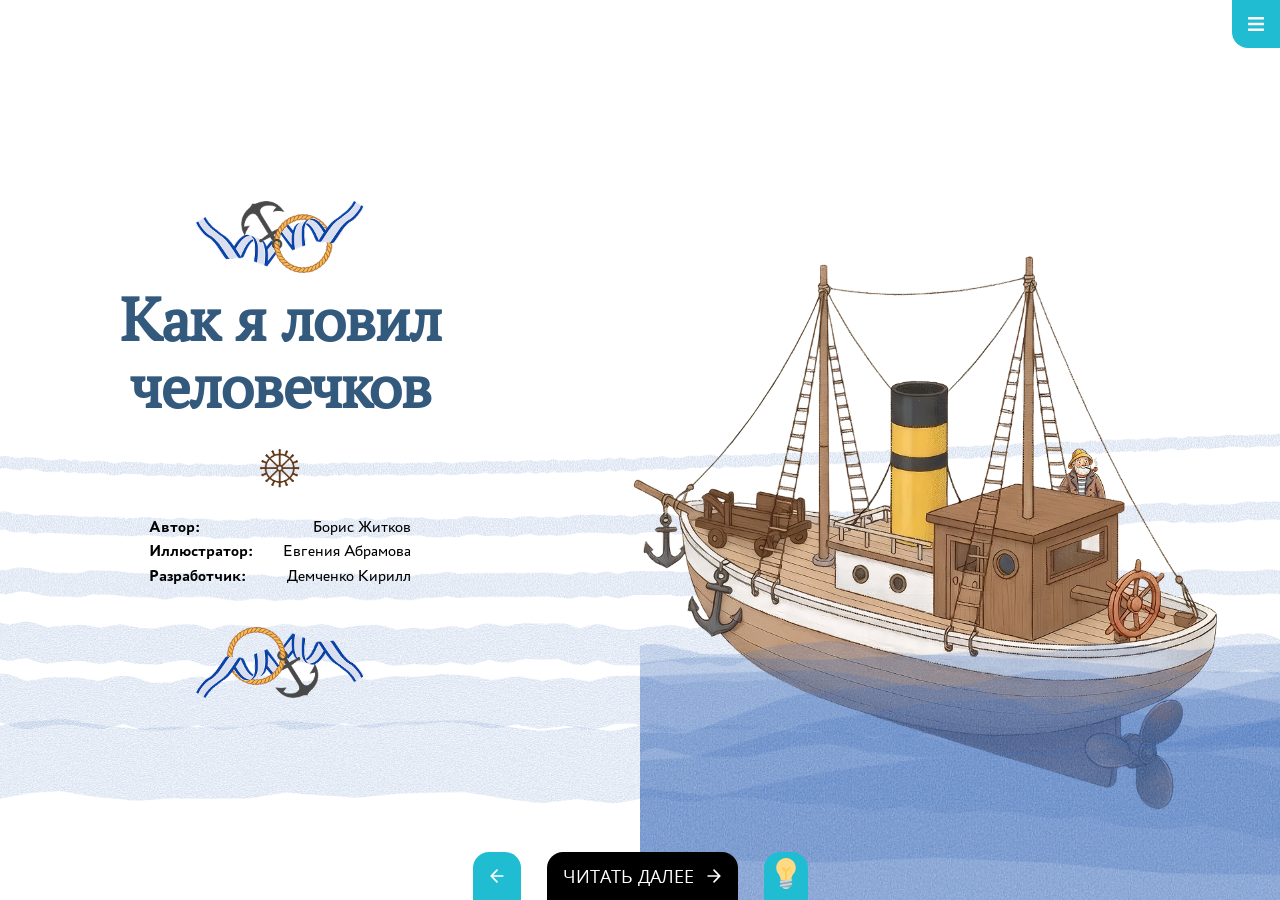
<file: index.html>
<!DOCTYPE html>
<html lang="ru-RU">
<head>
  <meta charset="UTF-8">
  <meta name="viewport" content="width=device-width, initial-scale=1.0">
  <title>Как я ловил человечков</title>
  
  <link rel="icon" type="image/png" href="./assets/img/icon.png">
  <link rel="stylesheet" href="./assets/main.css">
  <link rel="stylesheet" href="./assets/ui.css">
  <link rel="stylesheet" href="./assets/index.css">

  <script>
    window.addEventListener('load', function () {
      var loader = document.getElementById('loader');
      if (loader) loader.remove();
    });
  </script>
  <script src="./postMessageHandler.js"></script>
  <script src="./assets/ui.js"></script>
</head>
<body>

  <div id="loader">
    <div class="lds-ring"><div></div><div></div><div></div><div></div></div>
  </div>

<main class="index-page">
  <div id="canvas-scene">

    <!-- ВСЕ ВОЛНЫ И ФОН НА ВЕСЬ РАЗВОРОТ 1920x1080 -->
    <img class="abs bg-wave" src="./assets/img/page-index/BG wave.png" alt="Фон волн">
    <img class="abs wave wave1" src="./assets/img/page-index/wave 1.png" alt="Волна 1">
    <img class="abs wave wave2" src="./assets/img/page-index/wave 2.png" alt="Волна 2">
    <img class="abs wave wave3" src="./assets/img/page-index/wave 3.png" alt="Волна 3">
    <img class="abs wave wave4" src="./assets/img/page-index/wave 4.png" alt="Волна 4">
    <img class="abs wave wave5" src="./assets/img/page-index/wave 5.png" alt="Волна 5">
    <img class="abs wave wave6" src="./assets/img/page-index/wave 6.png" alt="Волна 6">

    <!-- Левая сторона (текст) -->
    <div class="side-container left-side">
      <div class="text-parent">
        <img class="abs decor-top" src="./assets/img/page-index/decor-top.png" alt="Декор верх">
        <h1>Как я ловил<br>человечков</h1>
        <img class="abs decor-helm" src="./assets/img/page-index/decor-helm.png" alt="Штурвал">
        
        <table class="credits">
          <tr>
            <td class="role">Автор:</td>
            <td>Борис Житков</td>
          </tr>
          <tr>
            <td class="role">Иллюстратор:</td>
            <td>Евгения Абрамова</td>
          </tr>
          <tr>
            <td class="role">Разработчик:</td>
            <td>Демченко Кирилл</td>
          </tr>
        </table>

        <img class="abs decor-bottom" src="./assets/img/page-index/decor-bottom.png" alt="Декор низ">
      </div>
    </div>

    <!-- Правая сторона (корабль и слой матросов внутри единого родителя) -->
    <div class="side-container right-side">
      <div class="abs ship-container">
        <img class="abs sailor crew-4" src="./assets/img/page-index/crew4.png" alt="4">
        <img class="abs sailor crew-5" src="./assets/img/page-index/crew5.png" alt="5">
        <img class="ship-img" src="./assets/img/page-index/ship.png" alt="Корабль">
      </div>

      <div class="sailors-layer">
        <img class="abs sailor crew-1" src="./assets/img/page-index/crew1.png" alt="1">
        <img class="abs sailor crew-2" src="./assets/img/page-index/crew2.png" alt="2">
        <img class="abs sailor crew-3" src="./assets/img/page-index/crew3.png" alt="3">
        <img class="abs sailor crew-6" src="./assets/img/page-index/crew6.png" alt="6">
        <img class="abs sailor crew-7" src="./assets/img/page-index/crew7.png" alt="7">
        <img class="abs sailor crew-8" src="./assets/img/page-index/crew8.png" alt="8">
        <img class="abs sailor crew-9" src="./assets/img/page-index/crew9.png" alt="9">
        <img class="abs sailor crew-10" src="./assets/img/page-index/crew10.png" alt="10">
      </div>
    </div>

  </div>
</main>
  <script src="./assets/index.js"></script>
</body>
</html>
</file>
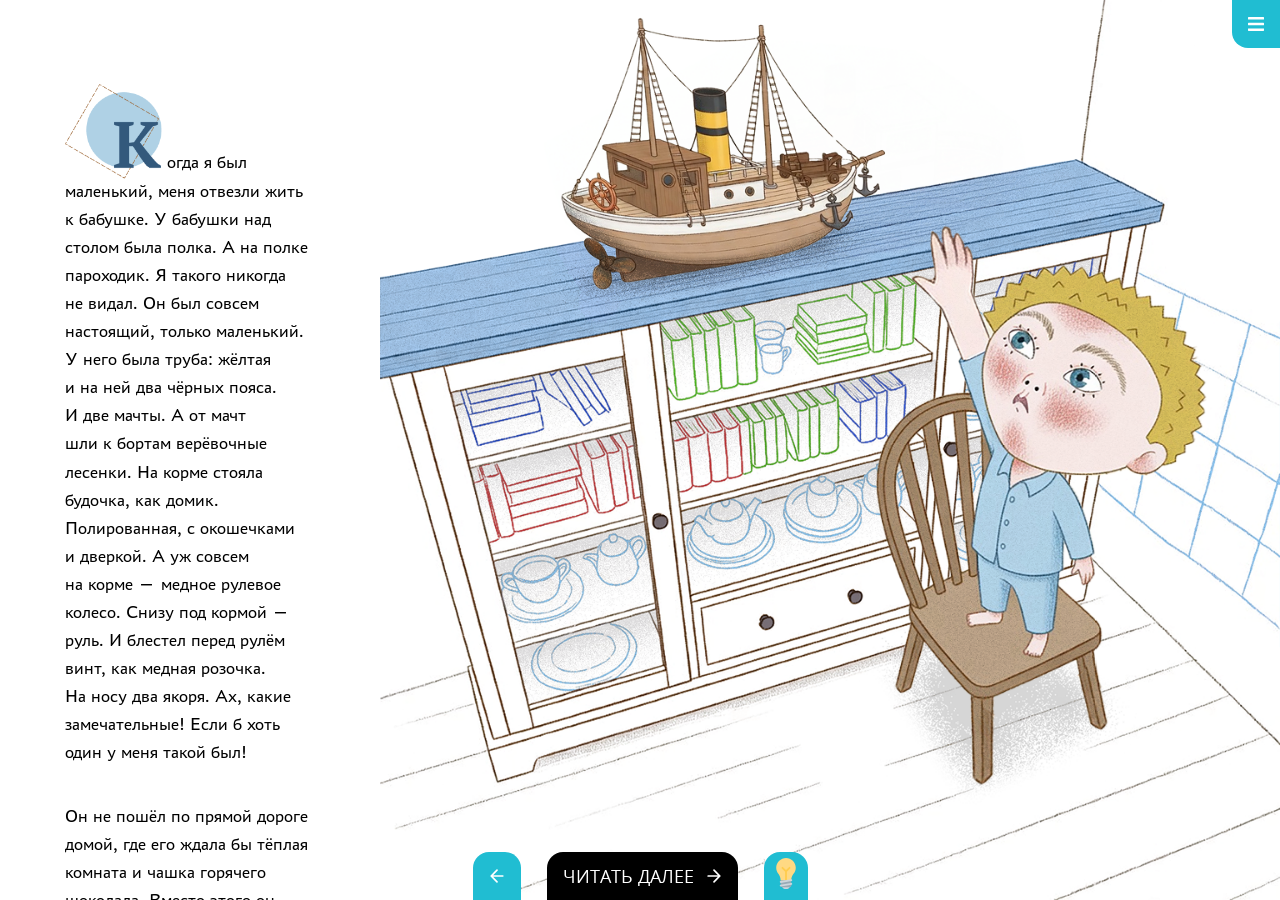
<file: 1.html>
<!DOCTYPE html>
<html lang="ru-RU">

<head>
  <meta charset="UTF-8">
  <meta name="viewport" content="width=device-width, initial-scale=1.0">
  <title>Как я ловил человечков — страница 1</title>
  <link rel="icon" type="image/png" href="./assets/img/icon.png">

  <!-- Стили: main.css (всё общее + адаптивность), 1.css (только сцена), ui.css (интерфейс ридера) -->
  <link rel="stylesheet" href="./assets/main.css">
  <link rel="stylesheet" href="./assets/1.css">
  <link rel="stylesheet" href="./assets/ui.css">

  <!-- Снять лоадер сразу после загрузки страницы -->
  <script>
    window.addEventListener('load', function () {
      var loader = document.getElementById('loader');
      if (loader) loader.remove();
    });
  </script>

  <!-- Yandex.Metrika counter -->
  <script type="text/javascript">
    (function (m, e, t, r, i, k, a) {
      m[i] = m[i] || function () { (m[i].a = m[i].a || []).push(arguments) };
      m[i].l = 1 * new Date();
      for (var j = 0; j < document.scripts.length; j++) { if (document.scripts[j].src === r) { return; } }
      k = e.createElement(t), a = e.getElementsByTagName(t)[0], k.async = 1, k.src = r, a.parentNode.insertBefore(k, a)
    })(window, document, 'script', 'https://mc.yandex.ru/metrika/tag.js?id=104276774', 'ym');
    ym(104276774, 'init', { ssr: true, webvisor: true, clickmap: true, ecommerce: "dataLayer", accurateTrackBounce: true, trackLinks: true });
  </script>
  <!-- /Yandex.Metrika counter -->

  <script src="./postMessageHandler.js"></script>
  <script src="./assets/ui.js"></script>
</head>

<body>

  <!-- Прелоадер -->
  <div id="loader">
    <div class="lds-ring">
      <div></div>
      <div></div>
      <div></div>
      <div></div>
    </div>
  </div>

  <main>

    <!-- ================================================================
         ТЕКСТ СТРАНИЦЫ — единственное место, куда переносится текст.
         Один <p> = один абзац. Заголовок — <h1>. Подзаголовок —
         <div class="content-item"><h3>…</h3></div>. Дублировать для
         мобильных НЕ нужно: раскладка перестраивается в main.css.
         ================================================================ -->
    <section id="content">
      <div id="textbox">
        <p>
          <img class="dropcap" src="./assets/img/page-1/LetterK.png" alt="К">огда я был маленький, меня отвезли жить к бабушке. У бабушки над столом была полка. А на полке пароходик.
          Я такого никогда не видал. Он был совсем настоящий, только маленький. У него была труба: жёлтая и на ней
          два чёрных пояса. И две мачты. А от мачт шли к бортам верёвочные лесенки. На корме стояла будочка, как домик.
          Полированная, с окошечками и дверкой. А уж совсем на корме — медное рулевое колесо. Снизу под кормой — руль.
          И блестел перед рулём винт, как медная розочка. На носу два якоря. Ах, какие замечательные! Если б хоть один
          у меня такой был!
        </p>
        <p>
          Он не пошёл по прямой дороге домой, где его ждала бы тёплая комната и чашка горячего шоколада. Вместо этого он
          направился в сторону озера. Сегодня была пятница, а по пятницам у него была своя, особенная традиция —
          прогулка к дедушке Дастану, который в это время всегда сидел на берегу, подставляя лицо зимнему ветру и глядя
          на бесконечную водную гладь.
        </p>
        <p>
          Я сразу запросил у бабушки, чтоб поиграть пароходиком. Бабушка мне всё позволяла. А тут вдруг нахмурилась:
        </p>
        <p>
          — Вот это уж не проси. Не то играть — трогать не смей. Никогда! Это для меня дорогая память.
        </p>
        <p>
          Я видел, что, если и заплакать, – не поможет.
        </p>
        <p>
          А пароходик важно стоял на полке на лакированных подставках. Я глаз от него не мог оторвать. А бабушка:
        </p>
        <p>
          — Дай честное слово, что не прикоснёшься. А то лучше спрячу‑ка от греха. — И пошла к полке.
        </p>
        <p>
          Я чуть не заплакал и крикнул всем голосом:
        </p>
        <p>
          — Честное-расчестное, бабушка. — И схватил бабушку за юбку. Бабушка не убрала пароходика.
        </p>
        <img id="undertext" src="./assets/img/page-1/UnderTextImage.png" alt="">
      </div>
    </section>

    <!-- ================================================================
         СЦЕНА — сюда помещаются слои-изображения.
         Каждый слой: <img class="scene__img" id="имя" src="..." alt="">.
         Позиции и размеры (в % от #scene, по макету Figma) — в 1.css,
         анимацию/интерактив — в page1.js.
         #overflow-wrapper не даёт слоям вылезать за границы сцены
         при анимациях; если ничего не вылезает — можно удалить.
         ================================================================ -->
    <div id="scene">
      <div id="overflow-wrapper">
        <img class="scene__img" id="Table" src="./assets/img/page-1/0-back 1.png" alt="Полка с корабликом">
        <img class="scene__img" id="Boy" src="./assets/img/page-1/0-boy 1.png" alt="Мальчик">
      </div>
    </div>

  </main>

  <!-- Логика сцены страницы 1 -->
  <script src="./assets/page1.js"></script>

  <noscript>
    <div><img src="https://mc.yandex.ru/watch/104276774" style="position:absolute; left:-9999px;" alt=""></div>
  </noscript>
</body>

</html>
</file>
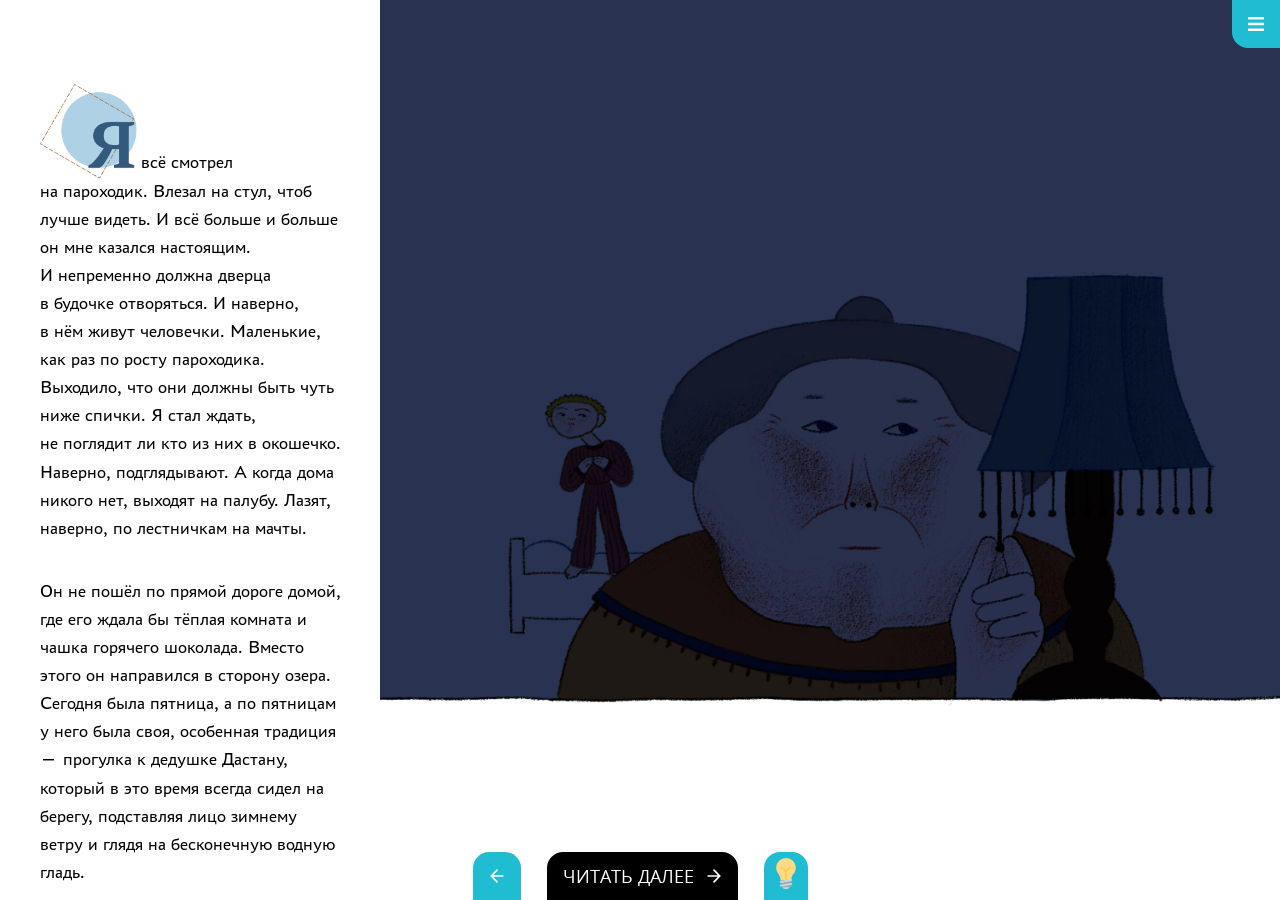
<file: 2.html>
<!DOCTYPE html>
<html lang="ru-RU">

<head>
  <meta charset="UTF-8">
  <meta name="viewport" content="width=device-width, initial-scale=1.0">
  <title>Как я ловил человечков — страница 2</title>
  <link rel="icon" type="image/png" href="./assets/img/icon.png">

  <!-- Стили: main.css (всё общее + адаптивность), 1.css (только сцена), ui.css (интерфейс ридера) -->
  <link rel="stylesheet" href="./assets/main.css">
  <link rel="stylesheet" href="./assets/2.css">
  <link rel="stylesheet" href="./assets/ui.css">

  <!-- Снять лоадер сразу после загрузки страницы -->
  <script>
    window.addEventListener('load', function () {
      var loader = document.getElementById('loader');
      if (loader) loader.remove();
    });
  </script>

  <!-- Yandex.Metrika counter -->
  <script type="text/javascript">
    (function (m, e, t, r, i, k, a) {
      m[i] = m[i] || function () { (m[i].a = m[i].a || []).push(arguments) };
      m[i].l = 1 * new Date();
      for (var j = 0; j < document.scripts.length; j++) { if (document.scripts[j].src === r) { return; } }
      k = e.createElement(t), a = e.getElementsByTagName(t)[0], k.async = 1, k.src = r, a.parentNode.insertBefore(k, a)
    })(window, document, 'script', 'https://mc.yandex.ru/metrika/tag.js?id=104276774', 'ym');
    ym(104276774, 'init', { ssr: true, webvisor: true, clickmap: true, ecommerce: "dataLayer", accurateTrackBounce: true, trackLinks: true });
  </script>
  <!-- /Yandex.Metrika counter -->

  <script src="./postMessageHandler.js"></script>
  <script src="./assets/ui.js"></script>
</head>

<body>

  <!-- Прелоадер -->
  <div id="loader">
    <div class="lds-ring">
      <div></div>
      <div></div>
      <div></div>
      <div></div>
    </div>
  </div>

  <main>

    <!-- ================================================================
         ТЕКСТ СТРАНИЦЫ — единственное место, куда переносится текст.
         Один <p> = один абзац. Заголовок — <h1>. Подзаголовок —
         <div class="content-item"><h3>…</h3></div>. Дублировать для
         мобильных НЕ нужно: раскладка перестраивается в main.css.
         ================================================================ -->
    <section id="content">
      <div id="textbox">
        <p>
          <img class="dropcap" src="./assets/img/page-2/LetterR.png" alt="Я">всё смотрел на пароходик. Влезал на стул, чтоб лучше видеть. И всё больше и больше он мне казался настоящим. И непременно должна дверца в будочке отворяться. И наверно, в нём живут человечки. Маленькие, как раз по росту пароходика. Выходило, что они должны быть чуть ниже спички. Я стал ждать, не поглядит ли кто из них в окошечко. Наверно, подглядывают. А когда дома никого нет, выходят на палубу. Лазят, наверно, по лестничкам на мачты.
        </p>
        <p>
          Он не пошёл по прямой дороге домой, где его ждала бы тёплая комната и чашка горячего шоколада. Вместо этого он
          направился в сторону озера. Сегодня была пятница, а по пятницам у него была своя, особенная традиция —
          прогулка к дедушке Дастану, который в это время всегда сидел на берегу, подставляя лицо зимнему ветру и глядя
          на бесконечную водную гладь.
        </p>
        <p>
          А чуть шум — как мыши: юрк в каюту. Вниз — и притаятся. Я долго глядел, когда был в комнате один. Никто не выглянул. Я спрятался за дверь и глядел в щёлку. А они хитрые, человечки проклятые, знают, что я подглядываю. Ага! Они ночью работают, когда никто их спугнуть не может. Хитрые.
        </p>
        <p>
          — Вот это уж не проси. Не то играть — трогать не смей. Никогда! Это для меня дорогая память.
        </p>
        <p>
          Я стал быстро-быстро глотать чай. И запросился спать.
        </p>
        <p>
          Бабушка говорит:
        </p>
        <p>
          — Что это? То тебя силком в кровать не загонишь, а тут этакую рань и спать просишься.
        </p>
        <p>
          И вот, когда улеглись, бабушка погасила свет. И не видно пароходика. Я ворочался нарочно, так что кровать скрипела.
        </p>
        <p>
          Бабушка:
        </p>
        <p>
          — Чего ты всё ворочаешься?
        </p>
        <p>
          — А я без света спать боюсь. Дома всегда ночник зажигают.
        </p>
        <p>
          — Это я наврал: дома ночью темно наглухо.
        </p>
        <p>
          Бабушка ругалась, однако встала. Долго ковырялась и устроила ночник. Он плохо горел. Но всё же было видно, как блестел пароходик на полке.
        </p>
        <p>
          Я закрылся одеялом с головой, сделал себе домик и маленькую дырочку. И из дырочки глядел не шевелясь. Скоро я так присмотрелся, что на пароходике мне всё стало отлично видно. Я долго глядел. В комнате было совсем тихо. Только часы тикали. Вдруг что‑то тихонько зашуршало. Я насторожился — шорох этот на пароходике. И вот будто дверка приоткрылась. У меня дыхание спёрло. Я чуть двинулся вперёд. Проклятая кровать скрипнула. Я спугнул человечка!
        </p>
        <p>
          Теперь уж нечего было ждать, и я заснул. Я с горя заснул.
        </p>
        <img id="undertext" src="./assets/img/page-1/UnderTextImage.png" alt="">
      </div>
    </section>

    <!-- ================================================================
         СЦЕНА — сюда помещаются слои-изображения.
         Каждый слой: <img class="scene__img" id="имя" src="..." alt="">.
         Позиции и размеры (в % от #scene, по макету Figma) — в 1.css,
         анимацию/интерактив — в page1.js.
         #overflow-wrapper не даёт слоям вылезать за границы сцены
         при анимациях; если ничего не вылезает — можно удалить.
         ================================================================ -->
    <div id="scene">
      <div id="overflow-wrapper">
        <img class="scene__img" id="lampoff" src="./assets/img/page-2/lampoff.jpg" alt="Темная комната">
        <img class="scene__img" id="lampon" src="./assets/img/page-2/lampon.jpg" alt="Светлая комната">
        <!-- Невидимая интерактивная область над лампой и цепочкой выключателя -->
        <div id="lamp-trigger" role="button" aria-label="Включить свет" tabindex="0"></div>
      </div>
    </div>

  </main>

  <!-- Логика сцены страницы 1 -->
  <script src="./assets/page2.js"></script>

  <noscript>
    <div><img src="https://mc.yandex.ru/watch/104276774" style="position:absolute; left:-9999px;" alt=""></div>
  </noscript>
</body>

</html>
</file>
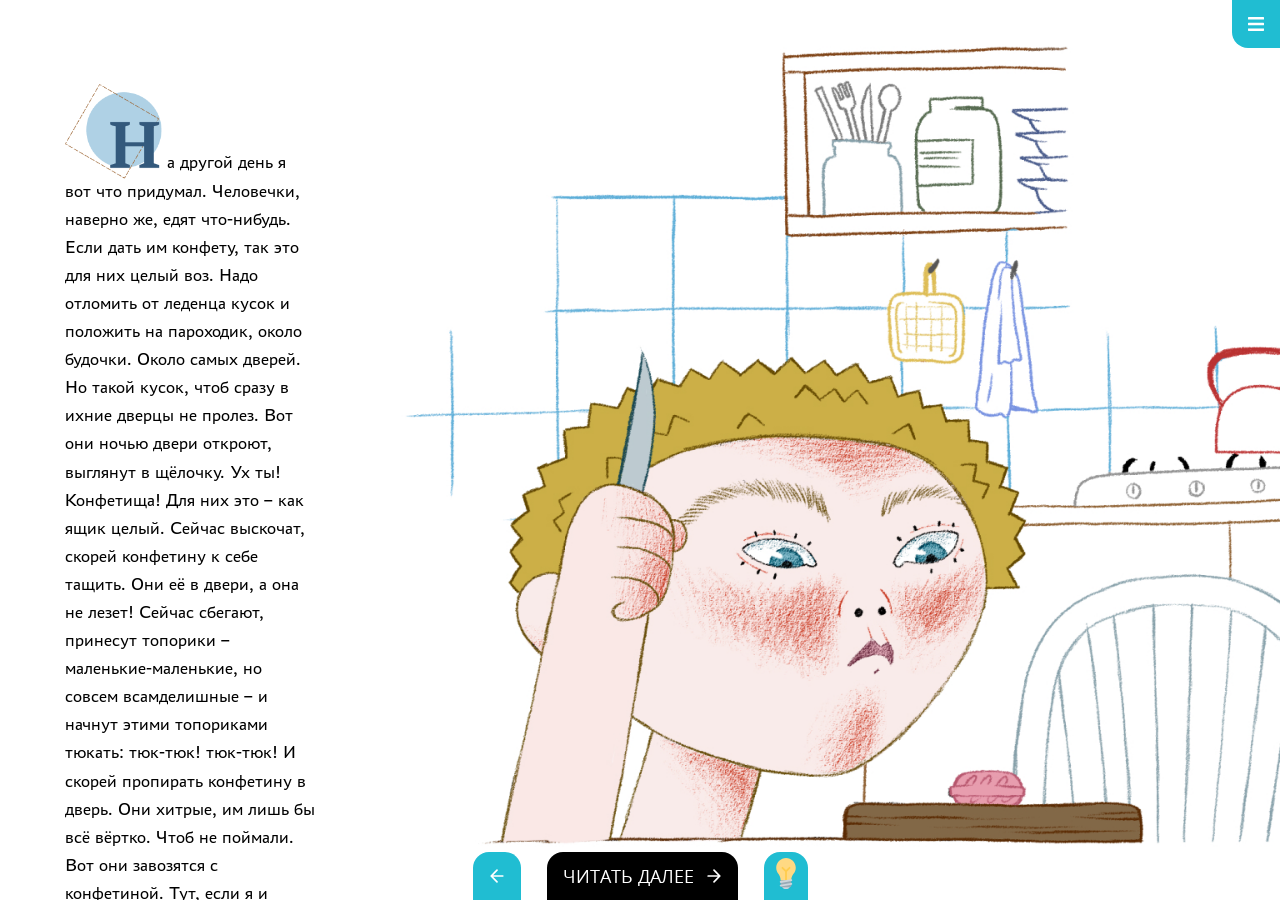
<file: 3.html>
<!DOCTYPE html>
<html lang="ru-RU">

<head>
  <meta charset="UTF-8">
  <meta name="viewport" content="width=device-width, initial-scale=1.0">
  <title>Как я ловил человечков — страница 3</title>
  <link rel="icon" type="image/png" href="./assets/img/icon.png">

  <!-- Стили: main.css (всё общее + адаптивность), 1.css (только сцена), ui.css (интерфейс ридера) -->
  <link rel="stylesheet" href="./assets/main.css">
  <link rel="stylesheet" href="./assets/3.css">
  <link rel="stylesheet" href="./assets/ui.css">

  <!-- Снять лоадер сразу после загрузки страницы -->
  <script>
    window.addEventListener('load', function () {
      var loader = document.getElementById('loader');
      if (loader) loader.remove();
    });
  </script>

  <!-- Yandex.Metrika counter -->
  <script type="text/javascript">
    (function (m, e, t, r, i, k, a) {
      m[i] = m[i] || function () { (m[i].a = m[i].a || []).push(arguments) };
      m[i].l = 1 * new Date();
      for (var j = 0; j < document.scripts.length; j++) { if (document.scripts[j].src === r) { return; } }
      k = e.createElement(t), a = e.getElementsByTagName(t)[0], k.async = 1, k.src = r, a.parentNode.insertBefore(k, a)
    })(window, document, 'script', 'https://mc.yandex.ru/metrika/tag.js?id=104276774', 'ym');
    ym(104276774, 'init', { ssr: true, webvisor: true, clickmap: true, ecommerce: "dataLayer", accurateTrackBounce: true, trackLinks: true });
  </script>
  <!-- /Yandex.Metrika counter -->

  <script src="./postMessageHandler.js"></script>
  <script src="./assets/ui.js"></script>
</head>

<body>

  <!-- Прелоадер -->
  <div id="loader">
    <div class="lds-ring">
      <div></div>
      <div></div>
      <div></div>
      <div></div>
    </div>
  </div>

  <main>

    <!-- ================================================================
         ТЕКСТ СТРАНИЦЫ — единственное место, куда переносится текст.
         Один <p> = один абзац. Заголовок — <h1>. Подзаголовок —
         <div class="content-item"><h3>…</h3></div>. Дублировать для
         мобильных НЕ нужно: раскладка перестраивается в main.css.
         ================================================================ -->
    <section id="content">
      <div id="textbox">
        <p>
          <img class="dropcap" src="./assets/img/page-3/LetterH.png" alt="Н">а другой день я вот что придумал.
          Человечки, наверно же, едят что-нибудь. Если дать им конфету, так это для них целый воз. Надо отломить от
          леденца кусок и положить на пароходик, около будочки. Около самых дверей. Но такой кусок, чтоб сразу в ихние
          дверцы не пролез. Вот они ночью двери откроют, выглянут в щёлочку. Ух ты! Конфетища! Для них это – как ящик
          целый. Сейчас выскочат, скорей конфетину к себе тащить. Они её в двери, а она не лезет! Сейчас сбегают,
          принесут топорики – маленькие-маленькие, но совсем всамделишные – и начнут этими топориками тюкать: тюк-тюк!
          тюк-тюк! И скорей пропирать конфетину в дверь. Они хитрые, им лишь бы всё вёртко. Чтоб не поймали. Вот они
          завозятся с конфетиной. Тут, если я и скрипну, всё равно им не поспеть: конфетина в дверях застрянет – ни
          туда, ни сюда. Пусть убегут, а всё равно видно будет, как они конфетину тащили. А может быть, кто-нибудь с
          перепугу топорик упустит. Где уж им будет подбирать! И я найду на пароходике на палубе малюсенький настоящий
          топорик, остренький-преостренький.
        </p>
        <p>
          И вот я тайком от бабушки отрубил от леденца кусок, как раз какой хотел. Выждал минуту, пока бабушка в кухне
          возилась, раз-два – на стол ногами и положил леденец у самой дверки на пароходике. Ихних полшага от двери до
          леденца. Слез со стола, рукавом затёр, что ногами наследил. Бабушка ничего не заметила.
        </p>
        <p>
          Днём я тайком взглядывал на пароходик. Повела бабушка меня гулять. Я боялся, что за это время человечки утянут
          леденец и я их не поймаю. Я дорогой нюнил нарочно, что мне холодно, и вернулись мы скоро. Я глянул первым
          делом на пароходик! Леденец как был – на месте. Ну да! Дураки они днём браться за такое дело! </p>
        <p>
          Ночью, когда бабушка заснула, я устроился в домике из одеяла и стал глядеть. На этот раз ночник горел
          замечательно, и леденец блестел, как льдинка на солнце, острым огоньком. Я глядел, глядел на этот огонёк и
          заснул, как назло! Человечки меня перехитрили. Я утром глянул – леденца не было, а встал я раньше всех, в
          одной рубашке бегал глядеть. Потом со стула глядел – топорика, конечно, не было. Да чего же им было бросать:
          работали не спеша, без помехи и даже крошечки ни одной нигде не валялось – всё подобрали. </p>
        <p>
          Другой раз я положил хлеб. Я ночью даже слышал какую-то возню. Проклятый ночник еле коптил, я ничего не мог
          рассмотреть. Но наутро хлеба не было. </p>
        <p>
          Чуть только крошек осталось. Ну понятно, им хлеба-то не особенно жалко, не конфеты: там каждая крошка для них
          леденец. </p>
        <p>
          Я решил, что у них в пароходике с обеих сторон идут лавки. Во всю длину. И они днём там сидят рядком и
          тихонько шепчутся. Про свои дела. А ночью, когда все-все заснут, тут у них работа. </p>

        <img id="undertext" src="./assets/img/page-1/UnderTextImage.png" alt="">
      </div>
    </section>

    <!-- ================================================================
         СЦЕНА — сюда помещаются слои-изображения.
         Каждый слой: <img class="scene__img" id="имя" src="..." alt="">.
         Позиции и размеры (в % от #scene, по макету Figma) — в 1.css,
         анимацию/интерактив — в page1.js.
         #overflow-wrapper не даёт слоям вылезать за границы сцены
         при анимациях; если ничего не вылезает — можно удалить.
         ================================================================ -->
<div id="scene">
      <div id="overflow-wrapper">
        <img class="scene__img anim-step active" id="img31" src="./assets/img/page-3/31.jpg" alt="Шаг 1">
        <img class="scene__img anim-step" id="img32" src="./assets/img/page-3/32.jpg" alt="Шаг 2">
        <img class="scene__img anim-step" id="img33" src="./assets/img/page-3/33.jpg" alt="Шаг 3">
      </div>
    </div>
  </main>

  <!-- Логика сцены страницы 3 -->
  <script src="./assets/page3.js"></script>

  <noscript>
    <div><img src="https://mc.yandex.ru/watch/104276774" style="position:absolute; left:-9999px;" alt=""></div>
  </noscript>
</body>

</html>
</file>
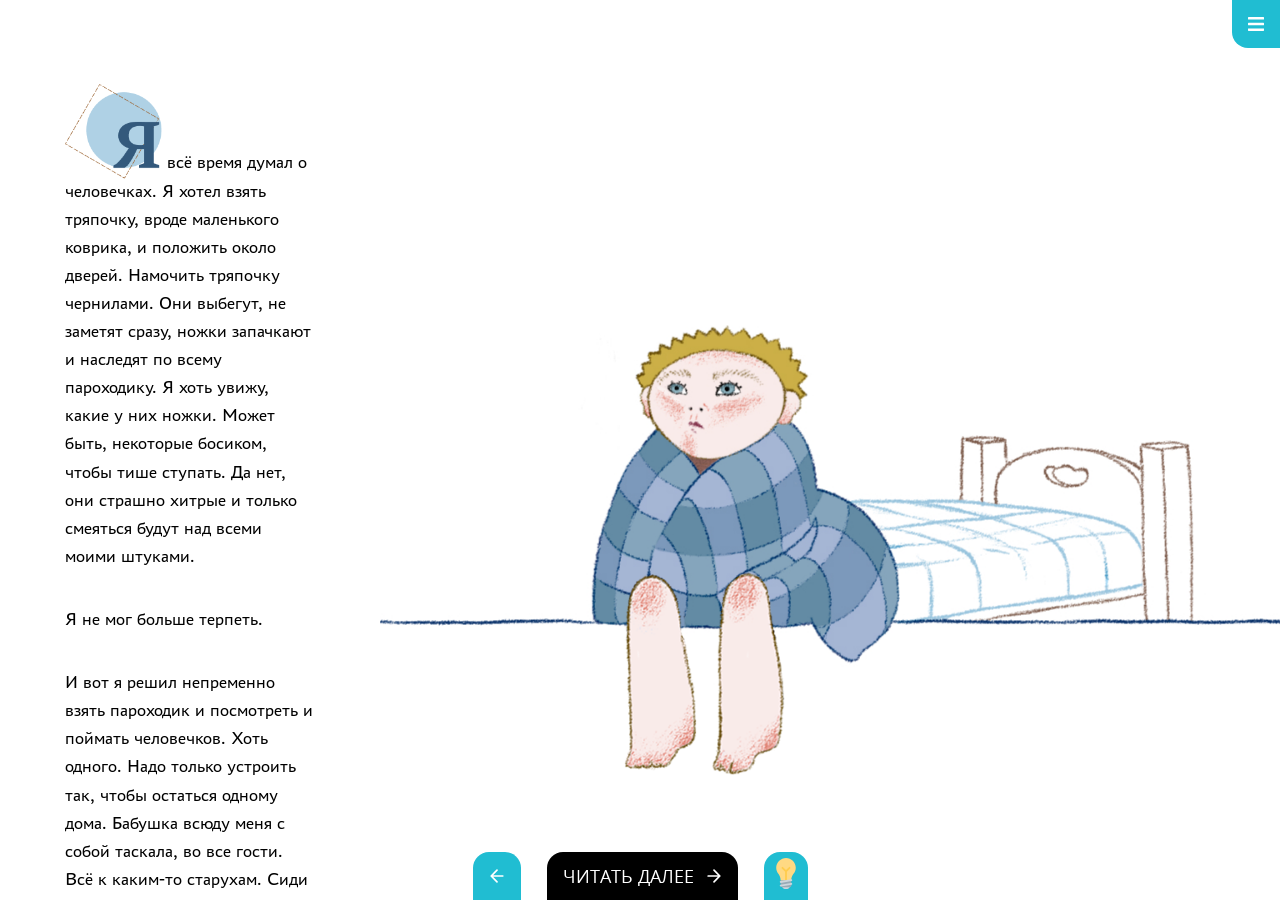
<file: 4.html>
<!DOCTYPE html>
<html lang="ru-RU">

<head>
  <meta charset="UTF-8">
  <meta name="viewport" content="width=device-width, initial-scale=1.0">
  <title>Как я ловил человечков — страница 4</title>
  <link rel="icon" type="image/png" href="./assets/img/icon.png">

  <!-- Стили: main.css (всё общее + адаптивность), 1.css (только сцена), ui.css (интерфейс ридера) -->
  <link rel="stylesheet" href="./assets/main.css">
  <link rel="stylesheet" href="./assets/4.css">
  <link rel="stylesheet" href="./assets/ui.css">

  <!-- Снять лоадер сразу после загрузки страницы -->
  <script>
    window.addEventListener('load', function () {
      var loader = document.getElementById('loader');
      if (loader) loader.remove();
    });
  </script>

  <!-- Yandex.Metrika counter -->
  <script type="text/javascript">
    (function (m, e, t, r, i, k, a) {
      m[i] = m[i] || function () { (m[i].a = m[i].a || []).push(arguments) };
      m[i].l = 1 * new Date();
      for (var j = 0; j < document.scripts.length; j++) { if (document.scripts[j].src === r) { return; } }
      k = e.createElement(t), a = e.getElementsByTagName(t)[0], k.async = 1, k.src = r, a.parentNode.insertBefore(k, a)
    })(window, document, 'script', 'https://mc.yandex.ru/metrika/tag.js?id=104276774', 'ym');
    ym(104276774, 'init', { ssr: true, webvisor: true, clickmap: true, ecommerce: "dataLayer", accurateTrackBounce: true, trackLinks: true });
  </script>
  <!-- /Yandex.Metrika counter -->

  <script src="./postMessageHandler.js"></script>
  <script src="./assets/ui.js"></script>
</head>

<body>

  <!-- Прелоадер -->
  <div id="loader">
    <div class="lds-ring">
      <div></div>
      <div></div>
      <div></div>
      <div></div>
    </div>
  </div>

  <main>

    <!-- ================================================================
         ТЕКСТ СТРАНИЦЫ — единственное место, куда переносится текст.
         Один <p> = один абзац. Заголовок — <h1>. Подзаголовок —
         <div class="content-item"><h3>…</h3></div>. Дублировать для
         мобильных НЕ нужно: раскладка перестраивается в main.css.
         ================================================================ -->
    <section id="content">
      <div id="textbox">
        <p>
          <img class="dropcap" src="./assets/img/page-4/LetterR.png" alt="Я">всё время думал о человечках. Я хотел
          взять тряпочку, вроде маленького коврика, и положить около дверей. Намочить тряпочку чернилами. Они выбегут,
          не заметят сразу, ножки запачкают и наследят по всему пароходику. Я хоть увижу, какие у них ножки. Может быть,
          некоторые босиком, чтобы тише ступать. Да нет, они страшно хитрые и только смеяться будут над всеми моими
          штуками.
        </p>
        <p>
          Я не мог больше терпеть.
        </p>
        <p>
          И вот я решил непременно взять пароходик и посмотреть и поймать человечков. Хоть одного. Надо только устроить
          так, чтобы остаться одному дома. Бабушка всюду меня с собой таскала, во все гости. Всё к каким-то старухам.
          Сиди – и ничего нельзя трогать. Можно только кошку гладить. И шушукает бабушка с ними полдня.</p>
        <p>
          Вот я вижу – бабушка собирается: стала собирать печенье в коробочку для этих старух – чай там пить. Я побежал
          в сени, достал мои варежки вязаные и натёр себе и лоб и щёки – всю морду, одним словом. Не жалея. И тихонько
          прилёг на кровать. </p>
        <p>
          Бабушка вдруг хватилась: </p>
        <p>
          – Боря, Борюшка, где ж ты? </p>
        <p>
          Я молчу и глаза закрыл. Бабушка ко мне:</p>
        <p>
          – Что это ты лёг?
        </p>
        <p>
          – Голова болит.
        </p>
        <p>
          Она тронула лоб.
        </p>
        <p>
          – Погляди-ка на меня! Сиди дома. Назад пойду, малины возьму в аптеке. Скоро вернусь. Долго сидеть не буду. А
          ты раздевайся-ка и ложись. Ложись, ложись без разговору.
        </p>
        <p>
          Стала помогать мне, уложила, увернула одеялом и всё приговаривала: «Я сейчас вернусь, живым духом».
        </p>
        <p>
          Бабушка заперла меня на ключ. Я выждал пять минут: а вдруг вернётся? Вдруг забыла там что-нибудь?
        </p>

        <img id="undertext" src="./assets/img/page-1/UnderTextImage.png" alt="">
      </div>
    </section>

    <!-- ================================================================
         СЦЕНА — сюда помещаются слои-изображения.
         Каждый слой: <img class="scene__img" id="имя" src="..." alt="">.
         Позиции и размеры (в % от #scene, по макету Figma) — в 1.css,
         анимацию/интерактив — в page1.js.
         #overflow-wrapper не даёт слоям вылезать за границы сцены
         при анимациях; если ничего не вылезает — можно удалить.
         ================================================================ -->
    <div id="scene">
      <div id="overflow-wrapper">
        <!-- Фоновые фазы засыпания (сменяются по таймеру) -->
        <img class="scene__img phase-img active" id="faza1" src="./assets/img/page-4/faza1.jpg" alt="фаза 1">

        <!-- Отдельные ноги для фазы 1 (болтают ногами) -->
        <img class="scene__img leg right-leg" src="./assets/img/page-4/rightleg.png" alt="нога правая">
        <img class="scene__img leg left-leg" src="./assets/img/page-4/leftleg.png" alt="нога левая">

        <!-- Остальные фазы засыпания -->
        <img class="scene__img phase-img" id="faza2" src="./assets/img/page-4/faza2.jpg" alt="фаза 2">
        <img class="scene__img phase-img" id="faza3" src="./assets/img/page-4/faza3.jpg" alt="фаза 3">
        <img class="scene__img phase-img" id="faza4" src="./assets/img/page-4/faza4.jpg" alt="фаза 4">
      </div>
    </div>
  </main>

  <!-- Логика сцены страницы 4 -->
  <script src="./assets/page4.js"></script>

  <noscript>
    <div><img src="https://mc.yandex.ru/watch/104276774" style="position:absolute; left:-9999px;" alt=""></div>
  </noscript>
</body>

</html>
</file>
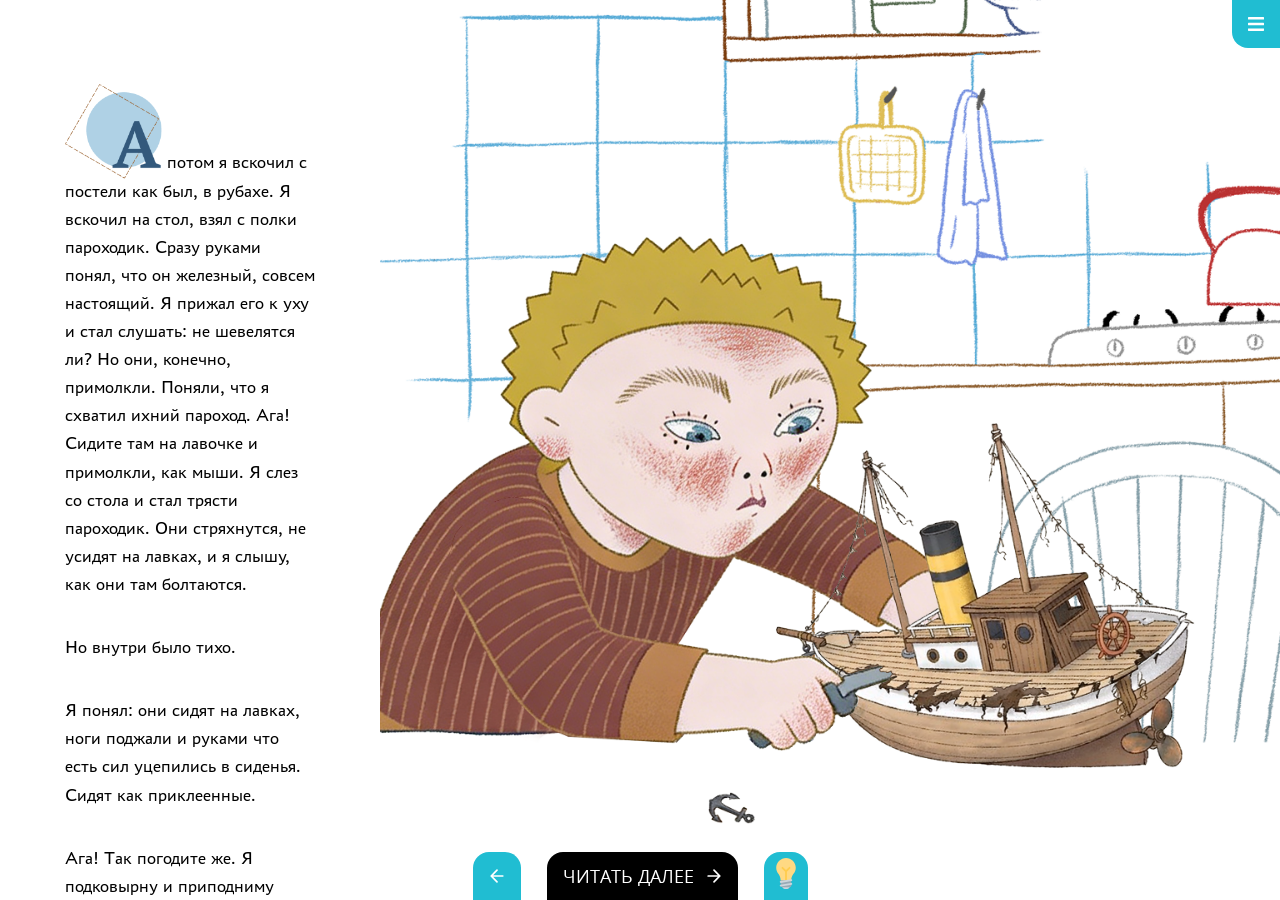
<file: 5.html>
<!DOCTYPE html>
<html lang="ru-RU">

<head>
  <meta charset="UTF-8">
  <meta name="viewport" content="width=device-width, initial-scale=1.0">
  <title>Как я ловил человечков — страница 5</title>
  <link rel="icon" type="image/png" href="./assets/img/icon.png">

  <!-- Стили: main.css (всё общее + адаптивность), 1.css (только сцена), ui.css (интерфейс ридера) -->
  <link rel="stylesheet" href="./assets/main.css">
  <link rel="stylesheet" href="./assets/5.css">
  <link rel="stylesheet" href="./assets/ui.css">

  <!-- Снять лоадер сразу после загрузки страницы -->
  <script>
    window.addEventListener('load', function () {
      var loader = document.getElementById('loader');
      if (loader) loader.remove();
    });
  </script>

  <!-- Yandex.Metrika counter -->
  <script type="text/javascript">
    (function (m, e, t, r, i, k, a) {
      m[i] = m[i] || function () { (m[i].a = m[i].a || []).push(arguments) };
      m[i].l = 1 * new Date();
      for (var j = 0; j < document.scripts.length; j++) { if (document.scripts[j].src === r) { return; } }
      k = e.createElement(t), a = e.getElementsByTagName(t)[0], k.async = 1, k.src = r, a.parentNode.insertBefore(k, a)
    })(window, document, 'script', 'https://mc.yandex.ru/metrika/tag.js?id=104276774', 'ym');
    ym(104276774, 'init', { ssr: true, webvisor: true, clickmap: true, ecommerce: "dataLayer", accurateTrackBounce: true, trackLinks: true });
  </script>
  <!-- /Yandex.Metrika counter -->

  <script src="./postMessageHandler.js"></script>
  <script src="./assets/ui.js"></script>
</head>

<body>

  <!-- Прелоадер -->
  <div id="loader">
    <div class="lds-ring">
      <div></div>
      <div></div>
      <div></div>
      <div></div>
    </div>
  </div>

  <main>

    <!-- ================================================================
         ТЕКСТ СТРАНИЦЫ — единственное место, куда переносится текст.
         Один <p> = один абзац. Заголовок — <h1>. Подзаголовок —
         <div class="content-item"><h3>…</h3></div>. Дублировать для
         мобильных НЕ нужно: раскладка перестраивается в main.css.
         ================================================================ -->
    <section id="content">
      <div id="textbox">
        <p>
          <img class="dropcap" src="./assets/img/page-5/LetterA.png" alt="А">потом я вскочил с постели как был, в
          рубахе. Я вскочил на стол, взял с полки пароходик. Сразу руками понял, что он железный, совсем настоящий. Я
          прижал его к уху и стал слушать: не шевелятся ли? Но они, конечно, примолкли. Поняли, что я схватил ихний
          пароход. Ага! Сидите там на лавочке и примолкли, как мыши. Я слез со стола и стал трясти пароходик. Они
          стряхнутся, не усидят на лавках, и я слышу, как они там болтаются.
        </p>
        <p>
          Но внутри было тихо.
        </p>
        <p>
          Я понял: они сидят на лавках, ноги поджали и руками что есть сил уцепились в сиденья. Сидят как приклеенные.
        </p>
        <p>
          Ага! Так погодите же. Я подковырну и приподниму палубу. И вас всех там накрою. Я стал доставать из буфета
          столовый нож, но глаз не спускал с пароходика, чтоб не выскочили человечки. Я стал подковыривать палубу. Ух,
          как плотно всё заделано. Наконец удалось немножко подсунуть нож. Но мачты поднимались вместе с палубой. А
          мачтам не давали подниматься эти верёвочные лесенки, что шли от мачт к бортам. Их надо было отрезать – иначе
          никак. Я на миг остановился. Всего только на миг. Но сейчас же торопливой рукой стал резать эти лесенки. Пилил
          их тупым ножом. Готово, все они повисли, мачты свободны. Я стал ножом приподнимать палубу. Я боялся сразу дать
          большую щель. Они бросятся все сразу и разбегутся. Я оставил щёлку, чтобы пролезть одному. Он полезет, а я его
          – хлоп! – и захлопну, как жука в ладони. Я ждал и держал руку наготове – схватить.</p>
        <img id="undertext" src="./assets/img/page-1/UnderTextImage.png" alt="">
      </div>
    </section>

    <!-- ================================================================
         СЦЕНА — сюда помещаются слои-изображения.
         Каждый слой: <img class="scene__img" id="имя" src="..." alt="">.
         Позиции и размеры (в % от #scene, по макету Figma) — в 1.css,
         анимацию/интерактив — в page1.js.
         #overflow-wrapper не даёт слоям вылезать за границы сцены
         при анимациях; если ничего не вылезает — можно удалить.
         ================================================================ -->
    <div id="scene">
      <div id="overflow-wrapper">
<img
  class="scene__img page5__background"
  id="faza1"
  src="./assets/img/page-5/5-back 1.png"
  alt="Мальчик с кораблём">

<img
  class="scene__img page5__deck"
  id="page5-deck"
  src="./assets/img/page-5/5-paluba 1.png"
  alt="Палуба корабля">

<img
  class="scene__img page5__hand"
  id="page5-hand"
  src="./assets/img/page-5/5-hand 1.png"
  alt="Рука с ножом">

<img
  class="scene__img page5__anchor"
  id="page5-anchor"
  src="./assets/img/page-5/5-hook 1.png"
  alt="Якорь — нажмите, чтобы пнуть"
  role="button"
  tabindex="0"
  aria-label="Пнуть якорь">
      </div>
    </div>
  </main>

  <!-- Логика сцены страницы 5 -->
  <script src="./assets/page5.js"></script>

  <noscript>
    <div><img src="https://mc.yandex.ru/watch/104276774" style="position:absolute; left:-9999px;" alt=""></div>
  </noscript>
</body>

</html>
</file>
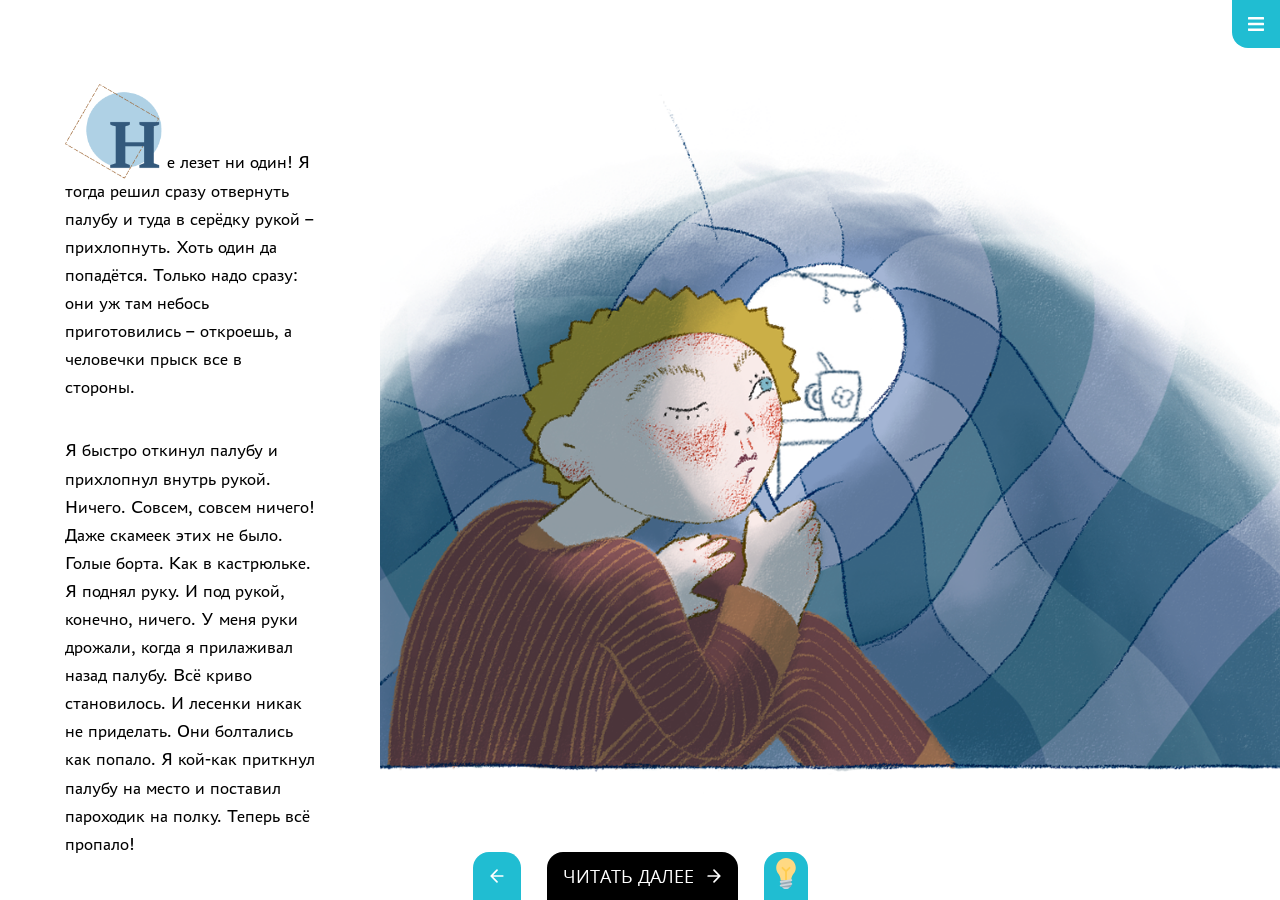
<file: 6.html>
<!DOCTYPE html>
<html lang="ru-RU">

<head>
  <meta charset="UTF-8">
  <meta name="viewport" content="width=device-width, initial-scale=1.0">
  <title>Как я ловил человечков — страница 6</title>
  <link rel="icon" type="image/png" href="./assets/img/icon.png">

  <!-- Стили: main.css (всё общее + адаптивность), 1.css (только сцена), ui.css (интерфейс ридера) -->
  <link rel="stylesheet" href="./assets/main.css">
  <link rel="stylesheet" href="./assets/6.css">
  <link rel="stylesheet" href="./assets/ui.css">

  <!-- Снять лоадер сразу после загрузки страницы -->
  <script>
    window.addEventListener('load', function () {
      var loader = document.getElementById('loader');
      if (loader) loader.remove();
    });
  </script>

  <!-- Yandex.Metrika counter -->
  <script type="text/javascript">
    (function (m, e, t, r, i, k, a) {
      m[i] = m[i] || function () { (m[i].a = m[i].a || []).push(arguments) };
      m[i].l = 1 * new Date();
      for (var j = 0; j < document.scripts.length; j++) { if (document.scripts[j].src === r) { return; } }
      k = e.createElement(t), a = e.getElementsByTagName(t)[0], k.async = 1, k.src = r, a.parentNode.insertBefore(k, a)
    })(window, document, 'script', 'https://mc.yandex.ru/metrika/tag.js?id=104276774', 'ym');
    ym(104276774, 'init', { ssr: true, webvisor: true, clickmap: true, ecommerce: "dataLayer", accurateTrackBounce: true, trackLinks: true });
  </script>
  <!-- /Yandex.Metrika counter -->

  <script src="./postMessageHandler.js"></script>
  <script src="./assets/ui.js"></script>
</head>

<body>

  <!-- Прелоадер -->
  <div id="loader">
    <div class="lds-ring">
      <div></div>
      <div></div>
      <div></div>
      <div></div>
    </div>
  </div>

  <main>

    <!-- ================================================================
         ТЕКСТ СТРАНИЦЫ — единственное место, куда переносится текст.
         Один <p> = один абзац. Заголовок — <h1>. Подзаголовок —
         <div class="content-item"><h3>…</h3></div>. Дублировать для
         мобильных НЕ нужно: раскладка перестраивается в main.css.
         ================================================================ -->
    <section id="content">
      <div id="textbox">
        <p>
          <img class="dropcap" src="./assets/img/page-6/LetterH.png" alt="Н">е лезет ни один! Я тогда решил сразу
          отвернуть палубу и туда в серёдку рукой – прихлопнуть. Хоть один да попадётся. Только надо сразу: они уж там
          небось приготовились – откроешь, а человечки прыск все в стороны.
        </p>
        <p>
          Я быстро откинул палубу и прихлопнул внутрь рукой. Ничего. Совсем, совсем ничего! Даже скамеек этих не было.
          Голые борта. Как в кастрюльке. Я поднял руку. И под рукой, конечно, ничего. У меня руки дрожали, когда я
          прилаживал назад палубу. Всё криво становилось. И лесенки никак не приделать. Они болтались как попало. Я
          кой-как приткнул палубу на место и поставил пароходик на полку. Теперь всё пропало!
        </p>
        <p>
          Я понял: они сидят на лавках, ноги поджали и руками что есть сил уцепились в сиденья. Сидят как приклеенные.
        </p>
        <p>
          Я скорей бросился в кровать, завернулся с головой.
        </p>
        <p>
          Слышу ключ в дверях.
        </p>
        <p>
          – Бабушка! – под одеялом шептал я. – Бабушка, миленькая, родненькая, чего я наделал-то!
        </p>
        <p>
          А бабушка стояла уж надо мной и по голове гладила:
        </p>
        <p>
          – Да чего ты ревёшь да плачешь-то чего? Родной ты мой, Борюшка! Видишь, как я скоро?
        </p>
        <p>
          Она ещё не видала пароходика.
        </p>
        <img id="undertext" src="./assets/img/page-1/UnderTextImage.png" alt="">
      </div>
    </section>

    <!-- ================================================================
         СЦЕНА — сюда помещаются слои-изображения.
         Каждый слой: <img class="scene__img" id="имя" src="..." alt="">.
         Позиции и размеры (в % от #scene, по макету Figma) — в 1.css,
         анимацию/интерактив — в page1.js.
         #overflow-wrapper не даёт слоям вылезать за границы сцены
         при анимациях; если ничего не вылезает — можно удалить.
         ================================================================ -->
    <div id="scene">
      <div id="overflow-wrapper">
        <div id="scene">
          <div id="overflow-wrapper">
            <img class="scene__img page6__background" id="page6-background" src="./assets/img/page-6/bg paralax.jpg"
              alt="Пароход на полке">

            <img class="scene__img page6__front" id="page6-front" src="./assets/img/page-6/front.png"
              alt="Мальчик под одеялом">
          </div>
      </div>
    </div>
    </div>
  </main>

  <!-- Логика сцены страницы 6 -->
  <script src="./assets/page6.js"></script>

  <noscript>
    <div><img src="https://mc.yandex.ru/watch/104276774" style="position:absolute; left:-9999px;" alt=""></div>
  </noscript>
</body>

</html>
</file>
<file: assets/main.css>
/* ==========================================================================
   main.css — общие стили книги
   Здесь: база, типографика, адаптивность, инфраструктура сцены, лоадер.
   Стили элементов конкретной сцены — только в N.css.
   ========================================================================== */

/* ---------- 1. Normalize (сокращённый) ---------- */
html {
  line-height: 1.15;
  -webkit-text-size-adjust: 100%;
}
body {
  margin: 0;
}
main {
  display: block;
}
h1 {
  font-size: 2em;
  margin: 0.67em 0;
}
hr {
  box-sizing: content-box;
  height: 0;
  overflow: visible;
}
pre {
  font-family: monospace, monospace;
  font-size: 1em;
}
a {
  background-color: transparent;
  -webkit-text-decoration-skip: objects;
}
b, strong {
  font-weight: bolder;
}
code, kbd, samp {
  font-family: monospace, monospace;
  font-size: 1em;
}
small {
  font-size: 80%;
}
sub, sup {
  font-size: 75%;
  line-height: 0;
  position: relative;
  vertical-align: baseline;
}
sub {
  bottom: -0.25em;
}
sup {
  top: -0.5em;
}
img {
  border-style: none;
}
svg:not(:root) {
  overflow: hidden;
}
button, input, optgroup, select, textarea {
  font-family: sans-serif;
  font-size: 100%;
  line-height: 1.15;
  margin: 0;
}
[type="checkbox"], [type="radio"] {
  box-sizing: border-box;
  padding: 0;
}
[hidden] {
  display: none;
}

/* ---------- 2. Шрифты ---------- */
@font-face {
  font-family: "Montserrat Alternates";
  src: url("../fonts/MontserratAlternates-Regular.ttf") format("truetype");
  font-weight: 400;
  font-style: normal;
}
@font-face {
  font-family: "Montserrat Alternates";
  src: url("../fonts/MontserratAlternates-SemiBold.ttf") format("truetype");
  font-weight: 600;
  font-style: normal;
}
@font-face {
  font-family: "Montserrat Alternates";
  src: url("../fonts/MontserratAlternates-Bold.ttf") format("truetype");
  font-weight: 700;
  font-style: normal;
}
@font-face {
  font-family: "PT Astra Sans";
  src: local("PT Astra Sans Regular"), local("PT Astra Sans-Regular"),
       url("../fonts/pt-astra-sans_regular.woff2") format("woff2"),
       url("../fonts/pt-astra-sans_regular.woff") format("woff"),
       url("../fonts/pt-astra-sans_regular.ttf") format("truetype");
  font-weight: 400;
  font-style: normal;
}
@font-face {
  font-family: "PT Astra Sans";
  src: local("PT Astra Sans Bold"), local("PT Astra Sans-Bold"),
       url("../fonts/pt-astra-sans_bold.woff2") format("woff2"),
       url("../fonts/pt-astra-sans_bold.woff") format("woff"),
       url("../fonts/pt-astra-sans_bold.ttf") format("truetype");
  font-weight: 700;
  font-style: normal;
}
@font-face {
  font-family: "PT Astra Serif";
  src: local("PT Astra Serif Regular"), local("PT Astra Serif-Regular"),
       url("../fonts/pt-astra-serif_regular.woff2") format("woff2"),
       url("../fonts/pt-astra-serif_regular.woff") format("woff"),
       url("../fonts/pt-astra-serif_regular.ttf") format("truetype");
  font-weight: 400;
  font-style: normal;
}
@font-face {
  font-family: "PT Astra Serif";
  src: local("PT Astra Serif Italic"), local("PT Astra Serif-Italic"),
       url("../fonts/pt-astra-serif_italic.woff2") format("woff2"),
       url("../fonts/pt-astra-serif_italic.woff") format("woff"),
       url("../fonts/pt-astra-serif_italic.ttf") format("truetype");
  font-weight: 400;
  font-style: italic;
}
@font-face {
  font-family: "Open Sans";
  src: local("Open Sans Regular"), local("Open Sans-Regular"),
       url("../fonts/OpenSans-Regular.woff2") format("woff2"),
       url("../fonts/OpenSans-Regular.woff") format("woff"),
       url("../fonts/OpenSans-Regular.ttf") format("truetype");
  font-weight: 400;
  font-style: normal;
}

/* ---------- 3. База ---------- */
* {
  box-sizing: border-box;
  -webkit-tap-highlight-color: transparent;
}
html {
  -webkit-user-select: none;
  user-select: none;
}
body {
  margin: 0;
  display: flex;
  justify-content: center;
  align-items: center;
  height: 100vh;
  background-color: #ffffff;
  overflow: hidden;
  font-family: "Montserrat Alternates", Arial, sans-serif;
}

#notify {
  position: fixed;
  top: 0;
  right: 0;
  z-index: 5;
  color: var(--bk-text, #000);
  font-family: "Golos", sans-serif;
  line-height: 120%;
  background: rgba(229, 229, 236, 0.5);
  pointer-events: none;
}

/* ---------- 4. Лейаут ---------- */
main {
  display: flex;
  justify-content: center;
  width: 100vw;
  height: 100vh;
  overflow: hidden;
  scrollbar-width: none;
  -ms-overflow-style: none;
}
main::-webkit-scrollbar {
  display: none;
}

/* ---------- 5. Текст страницы ---------- */
#content {
  display: flex;
  align-items: flex-start;
  justify-content: center;
  width: calc(360px + 1320 * ((100vw - 767px) / (3840 - 767)));
  min-height: calc(600px + 200 * ((100vw - 767px) / (3840 - 767)));
  z-index: 4;
  background: transparent;
  overflow-y: auto;
}
#content::-webkit-scrollbar {
  width: 8px;
}
#content::-webkit-scrollbar-track {
  background: rgba(255, 255, 255, 0.1);
}
#content::-webkit-scrollbar-thumb {
  background: rgba(255, 255, 255, 0.3);
  border-radius: 4px;
}
#content::-webkit-scrollbar-thumb:hover {
  background: rgba(255, 255, 255, 0.5);
}

#textbox {
  display: flex;
  flex-direction: column;
  align-items: flex-start; /* Текст и абзацы выравниваются по левому краю на всех страницах */
  text-align: left;        /* Текст выровнен по левому краю */
  padding: calc(40px + 56 * ((100vw - 767px) / (1920 - 767)));
}
#textbox h1 {
  margin-bottom: 30px;
  font-size: calc(40px + 24 * ((100vw - 767px) / (1920 - 767)));
  font-weight: 700;
  line-height: 100%;
  letter-spacing: -1px;
  text-align: center;
  color: #000000;
}
#textbox .content-item {
  margin-bottom: 20px;
  padding: 0;
  background: transparent;
}
#textbox .content-item h3 {
  margin: 0 0 15px;
  font-size: calc(20px + 8 * ((100vw - 767px) / (1920 - 767)));
  font-weight: 700;
  color: #000000;
}
#textbox p {
  font-size: calc(14px + 8 * ((100vw - 767px) / (1920 - 767)));
  line-height: 1.6;
  color: var(--bk-text, #000000);

  -webkit-hyphens: auto;
  -webkit-hyphenate-limit-before: 3;
  -webkit-hyphenate-limit-after: 3;
  -webkit-hyphenate-limit-chars: 6 3 3;
  -webkit-hyphenate-limit-lines: 2;
  -webkit-hyphenate-limit-last: always;
  -webkit-hyphenate-limit-zone: 8%;
  -moz-hyphens: auto;
  -moz-hyphenate-limit-chars: 6 3 3;
  -moz-hyphenate-limit-lines: 2;
  -moz-hyphenate-limit-last: always;
  -moz-hyphenate-limit-zone: 8%;
  -ms-hyphens: auto;
  -ms-hyphenate-limit-chars: 6 3 3;
  -ms-hyphenate-limit-lines: 2;
  -ms-hyphenate-limit-last: always;
  -ms-hyphenate-limit-zone: 8%;
  hyphens: auto;
  hyphenate-limit-chars: 6 3 3;
  hyphenate-limit-lines: 2;
  hyphenate-limit-last: always;
  hyphenate-limit-zone: 8%;
}

#undertext {
  position: relative;
  width: 38%;
  margin-bottom: 64px;
  margin-left: auto;   /* Автоматический отступ слева */
  margin-right: auto;  /* Автоматический отступ справа центрирует картинку */
  display: block;      /* Гарантирует корректную работу центрирования */
}

/* 
   Буквица (первая заглавная буква-картинка)
   */
.dropcap {
  height: 5.4em; /* Пропорционально высоте текста */
  width: auto;
  margin-right: 0.25em;
  margin-top: 0.1em;
  margin-bottom: -0.6em;
  object-fit: contain;
}


/* ---------- 6. Сцена (инфраструктура; позиции слоёв — в N.css) ---------- */
#scene {
  position: relative;
  display: flex;
  align-items: center;
  justify-content: center;
  height: 100%;
  max-width: 2160px;
  max-height: 2160px;
  aspect-ratio: 1 / 1;
  flex-shrink: 0;
}
#overflow-wrapper {
  position: absolute;
  inset: 0;
  overflow: hidden;
}
.scene__img {
  position: absolute;
  display: block;
  -webkit-user-drag: none;
}

/* ---------- 7. Лоадер ---------- */
#loader {
  position: fixed;
  z-index: 10000;
  display: flex;
  align-items: center;
  justify-content: center;
  width: 100vw;
  height: 100vh;
  background-color: #333333;
}
.lds-ring {
  position: relative;
  display: inline-block;
  width: 80px;
  height: 80px;
}
.lds-ring div {
  position: absolute;
  box-sizing: border-box;
  display: block;
  width: 64px;
  height: 64px;
  margin: 8px;
  border: 8px solid #cccccc;
  border-radius: 50%;
  border-color: #cccccc transparent transparent transparent;
  animation: lds-ring 1.2s cubic-bezier(0.5, 0, 0.5, 1) infinite;
}
.lds-ring div:nth-child(1) { animation-delay: -0.45s; }
.lds-ring div:nth-child(2) { animation-delay: -0.3s; }
.lds-ring div:nth-child(3) { animation-delay: -0.15s; }
@keyframes lds-ring {
  0% { transform: rotate(0deg); }
  100% { transform: rotate(360deg); }
}
body,
button,
input,
optgroup,
select,
textarea,
#notify {
  font-family: "PT Astra Sans", sans-serif;
}



/* ---------- 8. Адаптивность ---------- */
@media only screen and (min-width: 1601px) {
  #notify {
    padding: 32px;
    border-radius: 32px;
    font-size: 32px;
    top: 56px;
    right: 56px;
  }
}
@media only screen and (min-width: 1281px) and (max-width: 1600px) {
  #notify {
    padding: 8px 23px 8px 16px;
    margin-right: 39px;
    border-radius: 0 0 0 16px;
    font-size: 26px;
  }
}
@media only screen and (min-width: 481px) and (max-width: 1280px) {
  #notify {
    padding: 10px 66px 10px 16px;
    border-radius: 0 0 16px 16px;
    font-size: 24px;
  }
}

/* Портретная ориентация: сцена сверху, текст под ней, страница скроллится */
@media screen and (orientation: portrait) {
  main {
    flex-direction: column;
    justify-content: flex-start;
    overflow-y: auto;
  }
  #scene {
    order: -1;
    width: 100%;
    height: auto;
  }
  #content {
    width: 100%;
    min-height: calc(500px + 300 * ((100vw - 480px) / (1080 - 480)));
    margin-bottom: 80px;
    overflow-y: visible;
  }
  #textbox {
    padding: calc(40px + 56 * ((100vw - 480px) / (1080 - 480)));
  }
  #textbox h1 {
    font-size: calc(40px + 24 * ((100vw - 480px) / (1080 - 480)));
  }
  #textbox .content-item h3 {
    font-size: calc(20px + 8 * ((100vw - 480px) / (1080 - 480)));
  }
  #textbox p {
    font-size: calc(16px + 6 * ((100vw - 480px) / (1080 - 480)));
    line-height: 135%;
  }
  #textbox .region-name {
    font-size: calc(18px + 8 * ((100vw - 480px) / (1080 - 480)));
  }
  #undertext {
    position: static;
    width: 15%;
  }
  #notify {
    padding: 16px;
    border-radius: 0 0 16px 16px;
    font-size: 14px;
    left: 64px;
  }
}

@media only screen and (max-width: 480px) {
  #textbox {
    padding: calc(20px + 28 * ((100vw - 360px) / (480 - 360)));
  }
  #textbox p {
    font-size: calc(18px + 4 * ((100vw - 360px) / (480 - 360)));
  }

  #undertext {
    width: 20%;
  }
}
</file>
<file: assets/ui.css>
#UI{
  width:100vw;
  width: 100%;
  height:100vh;
  height: 100%;
  position:fixed;
  pointer-events:none;
  z-index:1000;
  top: env(safe-area-inset-top, 0);
  padding-top: env(safe-area-inset-top, 0);
  top: 0;
  left: 0;
  margin: 0;
  padding: 0;
}
#UI #UI__navigation{
  width:100vw;
width:100svw;
display:flex;
justify-content:center;
position:fixed;
pointer-events:auto;
bottom:0

}
#UI #UI__navigation.click #UI__go-top-button,#UI #UI__navigation.click #UI__go-bottom-button,#UI #UI__navigation.touch #UI__previous-page-button,#UI #UI__navigation.touch #UI__next-page-button{
  display:none

}
#UI #UI__navigation #UI__previous-page-button,#UI #UI__navigation #UI__go-top-button,#UI #UI__navigation #UI__favorite-button{
  width:48px;
height:48px;
display:flex;
align-items:center;
justify-content:center

}
#UI #UI__navigation #UI__next-page-button{
  display:flex;
align-items:center;
justify-content:center;
padding:4px 4px 4px 16px;
margin:0 26px

}
#UI #UI__navigation #UI__next-page-button span{
  color:var(--white, #fff);
font-family:Open Sans;
font-size:18px;
font-weight:400

}
#UI #UI__navigation #UI__go-bottom-button{
  display:flex;
align-items:center;
justify-content:center;
height:48px;
margin:0 26px

}
#UI #UI__sidebar{
  position:absolute;
  top: 0;
  top: env(safe-area-inset-top, 0);
  right:-256px;
  z-index:1000;
  pointer-events:none;
  transition:all .5s ease-in-out;
  display:flex;
  align-items:flex-start
}
#UI #UI__sidebar.open{
  transform:translate(-256px)

}
#UI #UI__sidebar #UI__menu-button{
  display:flex;
width:48px;
height:48px;
padding:4px;
justify-content:center;
align-items:center;
pointer-events:auto

}
#UI #UI__table-of-content{
  height:100vh;
height:100svh;
width:256px;
pointer-events:auto;
background:var(--light-text-inv, #fff)

}
#UI #UI__table-of-content .heading{
  display:flex;
width:256px;
height:48px;
padding:16px 26px;
flex-direction:column;
justify-content:center;
align-items:flex-start;
box-sizing:border-box;
border-bottom:.5px solid var(--gray-2, #b0acb8);
color:var(--bk-text, #000);
font-family:PT Astra Sans;
font-size:26px;
font-style:normal;
font-weight:700;
line-height:120%

}
#UI #UI__table-of-content .progress-box{
  background:var(--tiff-selection, rgba(32, 189, 210, .1))

}
#UI #UI__table-of-content .progress-box .progress-box__text{
  display:flex;
justify-content:space-between

}
#UI #UI__table-of-content .progress-box .progress-box__text span{
  color:var(--gray-1, #81818 1);
font-family:PT Astra Sans;
font-size:16px;
font-style:normal;
font-weight:400;
line-height:120%;
margin:0 8px

}
#UI #UI__table-of-content .progress-box .progress-bar{
  height:2px;
background:var(--cb-light-tiffani, #20bdd2)

}
#UI #UI__table-of-content .content{
  padding:0 26px 75px;
height:90%;
height:-webkit-fill-available;
overflow-y:scroll;
-webkit-user-select:none;
user-select:none;
scrollbar-color:#d5f3f7 var(--cb-light-tiffani, #20bdd2)

}
#UI #UI__table-of-content .content::-webkit-scrollbar{
  width:12px

}
#UI #UI__table-of-content .content::-webkit-scrollbar-track{
  background:var(--tiff-selection, rgba(32, 189, 210, .1))

}
#UI #UI__table-of-content .content::-webkit-scrollbar-thumb{
  background:var(--cb-light-tiffani, #20bdd2)

}
#UI #UI__table-of-content .content a{
  text-decoration:none

}
#UI #UI__table-of-content .content .content__chapter{
  margin:26px 0;
height:96px

}
#UI #UI__table-of-content .content .content__chapter .preview{
  margin-left:32px;
height:100%;
transition:all .2s

}
#UI #UI__table-of-content .content .content__chapter .preview:hover{
  transform:scale(1.1)

}
#UI #UI__table-of-content .content .content__page{
  margin:26px 0;
height:48px;
display:flex;
align-items:center

}
#UI #UI__table-of-content .content .content__page.active{
  background:var(--tiff-selection, rgba(32, 189, 210, .1))

}
#UI #UI__table-of-content .content .content__page.active span{
  display:none

}
#UI #UI__table-of-content .content .content__page:not(.active) .content__play{
  display:none

}
#UI #UI__table-of-content .content .content__page:not(.favorite) .content__favorite{
  display:none

}
#UI #UI__table-of-content .content .content__page .preview{
  height:100%;
margin:0 4px;
transition:all .2s

}
#UI #UI__table-of-content .content .content__page .preview:hover{
  transform:scale(1.1)

}
#UI #UI__table-of-content .content .content__page .content__play{
  width:32px;
height:32px;
margin:0

}
#UI #UI__table-of-content .content .content__page .content__favorite{
  width:20px;
height:20px

}
#UI #UI__table-of-content .content .content__page span{
  color:var(--bk-text, #000);
font-family:PT Astra Sans;
font-size:23px;
line-height:120%;
display:flex;
width:32px;
height:16px;
flex-direction:column;
justify-content:center

}
#UI button{
  border:none;
cursor:pointer

}
#UI .bottom{
  border-radius:16px 16px 0 0

}
#UI .top-right{
  border-radius:0 0 0 16px

}
#UI .button-blue{
  background-color:#20bdd2

}
#UI .button-black{
  background-color:#000;
  color:#fff

}
.hint-modal {
    position: fixed;
    top: 0;
    left: 0;
    width: 100vw;
    height: 100vh;
    z-index: 2000; /* Выше основного UI (1000) */
    display: none;
    align-items: center;
    justify-content: center;
    pointer-events: none;
    opacity: 0;
    transition: opacity 0.3s ease-in-out;
}

.hint-modal.active {
    display: flex;
    pointer-events: auto;
    opacity: 1;
}

.hint-modal__overlay {
    position: absolute;
    top: 0;
    left: 0;
    width: 100%;
    height: 100%;
    background: rgba(0, 0, 0, 0.5);
    backdrop-filter: blur(4px);
    -webkit-backdrop-filter: blur(4px);
}

.hint-modal__content {
    position: relative;
    background: var(--light-text-inv, #fff);
    width: 90%;
    max-width: 400px;
    padding: 32px 26px 26px;
    border-radius: 16px;
    box-shadow: 0 10px 30px rgba(0, 0, 0, 0.15);
    z-index: 2001;
    transform: translateY(20px);
    transition: transform 0.3s ease-in-out;
}

.hint-modal.active .hint-modal__content {
    transform: translateY(0);
}

.hint-modal__close {
    position: absolute;
    top: 12px;
    right: 12px;
    background: none;
    border: none;
    font-size: 28px;
    line-height: 1;
    cursor: pointer;
    color: var(--gray-1, #818181);
    padding: 4px;
    transition: color 0.2s;
}

.hint-modal__close:hover {
    color: var(--bk-text, #000);
}

.hint-modal__title {
    margin: 0 0 16px 0;
    color: var(--bk-text, #000);
    font-family: 'PT Astra Sans', sans-serif;
    font-size: 22px;
    font-weight: 700;
    line-height: 120%;
}

.hint-modal__text {
    margin: 0;
    color: var(--gray-1, #818181);
    font-family: 'PT Astra Sans', sans-serif;
    font-size: 16px;
    line-height: 150%;
    white-space: pre-wrap; /* Сохраняет переносы строк, если они есть в тексте */
}
</file>
<file: assets/index.css>
/* ========================================================================
   1. БАЗОВЫЕ НАСТРОЙКИ ХОЛСТА (Адаптивный разворот 1920x1080)
   ======================================================================== */
html, body {
  width: 100%;
  height: 100%;
  margin: 0;
  padding: 0;
  background-color: #ffffff;
  overflow: hidden;
}

.index-page {
  position: relative;
  width: 100vw;
  height: 100vh;
  display: flex;
  justify-content: center;
  align-items: flex-end; /* Прижимаем сцену к низу экрана */
  background: #ffffff;
  overflow: hidden;
}

/* Главный холст разворота: пропорции 16:9 (1920x1080) */
#canvas-scene {
  position: relative;
  width: 100vw;
  height: 56.25vw; /* 1080 / 1920 = 56.25% */
  max-height: 100vh;
  max-width: 177.78vh; /* 100vh * (1920/1080) */
  display: flex;
  align-items: flex-end;
  background: transparent;
  overflow: visible;
}

.abs {
  position: absolute;
}

/* ========================================================================
   2. ЛЕВАЯ СТОРОНА (Всегда держит высоту 100vh и центрирует текст)
   ======================================================================== */
.left-side {
  position: relative;
  width: 43.75%; /* 840 / 1920 */
  height: 100vh;
  display: flex;
  justify-content: center;
  align-items: center;
  z-index: 25;
}

/* Текстовый родитель (648 x 745.82 внутри левой стороны) */
.text-parent {
  position: relative;
  width: 77.14%; /* 648 / 840 */
  aspect-ratio: 648 / 745.82;
  max-width: 648px;
  max-height: 80vh;
}

/* Верхний декор */
.decor-top {
  left: 30.38%;
  top: 0%;
  width: 39.23%;
  height: auto;
}

/* Заголовок книги */
.text-parent h1 {
  position: absolute;
  left: 0%;
  top: 17%;
  width: 100%;
  font-family: "PT Astra Serif", serif;
  font-weight: 700;
  font-size: min(5vw, 8.89vh);
  color: #33597c;
  line-height: 105%;
  text-align: center;
  margin: 0;
}

/* Штурвал */
.decor-helm {
  left: 45.44%;
  top: 49.72%;
  width: 9.12%;
  height: auto;
}

/* Таблица кредитов */
.credits {
  position: absolute;
  left: 19.60%;  /* 127 / 648 */
  top: 63.01%;   /* 469.96 / 745.82 */
  width: 60.80%; /* 394 / 648 */
  text-align: left;
  font-family: "PT Astra Sans", sans-serif;
  font-size: min(1.25vw, 2.22vh);
  border-collapse: collapse;
}

.credits td {
  padding: 1.2% 0;
  color: #000000;
  vertical-align: middle;
  white-space: nowrap;
}

.credits .role {
  font-weight: 700;
  width: 40%;
  text-align: left;
}

.credits td:last-child {
  text-align: right;
}

/* Нижний декор */
.decor-bottom {
  left: 30.38%;
  top: 85.54%;
  width: 39.23%;
  height: auto;
  z-index: 26;
}

/* ========================================================================
   3. ВОЛНЫ (ПОВЕРХ корабля по z-index, bg-wave поднят выше)
   ======================================================================== */

/* Фоновые полосы: подняты высоко (на 78% высоты), лежат за кораблем (z-index: 1) */
.bg-wave {
  position: absolute;
  left: 50%;
  transform: translateX(-50%);
  bottom: 0;
  width: max(115%, 115vw);
  height: 78%; /* Подняли bg-wave значительно выше! */
  object-fit: fill;
  z-index: 1;
  pointer-events: none;
}

/* Передние волны: центрированы (без обрезанных краев) и идут ПОВЕРХ корабля */
.wave {
  position: absolute;
  left: 50%;
  width: max(140%, 140vw);
  height: 36%; /* Оптимальная высота волн, чтобы они закрывали только низ корпуса корабля */
  object-fit: fill;
  pointer-events: none; /* Пропускают клики сквозь себя к матросам и кораблю */
}

/* Каскад из 6 волн: z-index 15–20 (ПОВЕРХ корабля, у которого z-index: 10) */
.wave1 {
  bottom: 0%;
  z-index: 15;
  animation: moveWaves 10s ease-in-out infinite;
}

.wave2 {
  bottom: -2%;
  z-index: 16;
  animation: moveWavesReverse 12s ease-in-out infinite;
}

.wave3 {
  bottom: -4%;
  z-index: 17;
  animation: moveWaves 9s ease-in-out infinite;
}

.wave4 {
  bottom: -6%;
  z-index: 18;
  animation: moveWavesReverse 11s ease-in-out infinite;
}

.wave5 {
  bottom: -8%;
  z-index: 19;
  animation: moveWaves 8s ease-in-out infinite;
}

.wave6 {
  bottom: -10%;
  z-index: 20;
  animation: moveWavesReverse 7s ease-in-out infinite;
}

/* Смещение относительно центра (-50%) влево и вправо без оголения краев картинки */
@keyframes moveWaves {
  0%   { transform: translateX(-50%); }
  50%  { transform: translateX(-44%); }
  100% { transform: translateX(-50%); }
}

@keyframes moveWavesReverse {
  0%   { transform: translateX(-50%); }
  50%  { transform: translateX(-56%); }
  100% { transform: translateX(-50%); }
}

/* ========================================================================
   4. ПРАВЫЙ КОНТЕЙНЕР: КОРАБЛЬ И МАТРОСЫ (Под волнами, но приподнят выше!)
   ======================================================================== */
.right-side {
  position: relative;
  width: 56.25%; /* 1080 / 1920 — строгий квадрат 1:1 */
  height: 100%;
  margin-bottom: 2%; /* Приподнимаем весь корабль вместе с матросами повыше на ЛЮБОМ экране! */
  z-index: 10; /* Корабль находится ПОД волнами (у волн z-index 15–20) */
}

/* Контейнер корабля */
.ship-container {
  left: 9.17%;          /* 99.01 / 1080 */
  top: 13.69%;          /* 147.87 / 1080 */
  width: 83.21%;        /* 898.65 / 1080 */
  aspect-ratio: 898.65 / 840.26;
  pointer-events: auto;
  z-index: 10;
}

.ship-img {
  width: 100%;
  height: 100%;
  display: block;
  object-fit: contain;
  position: relative;
  z-index: 10;
  pointer-events: none;
}

/* Слой контейнера для всех матросов на правом холсте 1080x1080 */
.sailors-layer {
  position: absolute;
  inset: 0;
  width: 100%;
  height: 100%;
  z-index: 12;
  pointer-events: none;
}

.sailor {
  position: absolute;
  opacity: 0;
  transition: opacity 0.3s ease-in-out;
  pointer-events: auto;
  cursor: pointer;
}

.sailor.active {
  opacity: 1 !important;
}

/* Координаты матросов в процентах от квадрата 1080x1080 — стоят как влитые */
.crew-1 {
  left: 24.14%;
  top: 42.85%;
  width: 8.98%;
}

.crew-2 {
  left: 40.83%;
  top: 39.76%;
  width: 5.24%;
}

.crew-3 {
  left: 46.61%;
  top: 28.28%;
  width: 6.73%;
}

.ship-container .crew-4 {
  left: 51.68%;
  top: 38.41%;
  width: 9.35%;
  z-index: 1;
}

.ship-container .crew-5 {
  left: 72.12%;
  top: 34.89%;
  width: 9.35%;
  z-index: 1;
}

.crew-6 {
  left: 77.48%;
  top: 51.15%;
  width: 6.32%;
}

.crew-7 {
  left: 68.18%;
  top: 52.69%;
  width: 6.76%;
}

.crew-8 {
  left: 55.22%;
  top: 54.02%;
  width: 2.73%;
}

.crew-9 {
  left: 46.35%;
  top: 58.80%;
  width: 1.28%;
}

.crew-10 {
  left: 41.11%;
  top: 57.50%;
  width: 1.28%;
}

/* ========================================================================
   5. АДАПТИВНОСТЬ ДЛЯ ТЕЛЕФОНОВ И ПЛАНШЕТОВ (Текст сверху, корабль снизу)
   ======================================================================== */
@media screen and (max-width: 900px), screen and (orientation: portrait) {
  #canvas-scene {
    width: 100vw;
    height: 100vh;
    max-width: 100vw;
    max-height: 100vh;
    flex-direction: column;
    justify-content: space-between;
    align-items: center;
    overflow: hidden;
  }

  /* Верхняя половина экрана: название, дизайны и кредитсы */
  .left-side {
    width: 100%;
    height: 44vh;
    padding-top: 2vh;
    justify-content: center;
    align-items: center;
  }

  .text-parent {
    height: 90%;
    width: auto;
    aspect-ratio: 648 / 745.82;
    max-width: 85vw;
  }

  .text-parent h1 {
    font-size: min(11.5vw, 5.8vh);
  }

  .credits {
    font-size: min(2.9vw, 1.45vh);
  }

  /* Нижняя половина экрана: корабль поднят выше (margin-bottom: 8vh), чтобы стоять высоко на волнах */
  .right-side {
    width: min(88vw, 48vh);
    height: min(88vw, 48vh);
    aspect-ratio: 1 / 1;
    margin-bottom: 10vh; /* Подняли корабль ощутимо выше от дна! */
    flex-shrink: 0;
    z-index: 10; /* Под волнами (15–20) */
  }

  /* На планшетах и телефонах bg-wave поднят почти в 2 раза выше (68vh) */
  .bg-wave {
    width: 200vw;
    height: 68vh;
  }

  /* Передние волны лежат поверх низа корабля, но не затапливают его палубу */
  .wave {
    width: 220vw;
    height: 28vh;
  }
}
</file>
<file: assets/1.css>
/* ==========================================================================
   1.css — сцена страницы 1.
   ТОЛЬКО позиции/размеры/z-index слоёв сцены (в % от размеров #scene,
   считаются по макету Figma). Базовые стили — .scene__img в main.css.
   ========================================================================== */

#Table     {
  left: 0;
  top: 0;
  width: 100%;
  z-index: 2;
}
#Boy      {
  left: 55%;
  top: 25.0%;
  width: 37%;
  z-index: 3;
  /* Точка опоры стула: центр по горизонтали, низ ножек по вертикали */
  transform-origin: 50% 95%;
  /* Плавный возврат и покачивание */
  transition: transform 0.12s ease-out;
  will-change: transform;
}

.visible {
  opacity: 1;
}
</file>
<file: assets/2.css>
/* ==========================================================================
   2.css — сцена страницы 2: включение света при клике на лампу
   ========================================================================== */

/* Нижний слой: выключенный свет (всегда виден) */
#lampoff {
  left: 0;
  top: 0;
  width: 100%;
  height: 100%;
  object-fit: cover;
  z-index: 2;
  pointer-events: none;
}

/* Верхний слой: включенный свет (изначально скрыт, появляется плавно) */
#lampon {
  left: 0;
  top: 0;
  width: 100%;
  height: 100%;
  object-fit: cover;
  z-index: 3;
  opacity: 0;
  transition: opacity 0.35s ease-in-out;
  pointer-events: none;
}

/* Класс активного света */
#lampon.is-lit {
  opacity: 1;
}

/* Невидимая кликабельная зона ровно над лампой и рукой с выключателем */
#lamp-trigger {
  position: absolute;
  right: 10%;
  bottom: 18%;
  width: 32%;
  height: 52%;
  z-index: 5;
  cursor: pointer;
  -webkit-tap-highlight-color: transparent;
  outline: none;
  background: transparent;
}
</file>
<file: assets/3.css>
/* ==========================================================================
   3.css — стили анимации для страницы 3
   ========================================================================== */

#scene {
  position: relative;
  cursor: pointer;
  -webkit-tap-highlight-color: transparent;
}

#overflow-wrapper {
  position: absolute;
  inset: 0;
  width: 100%;
  height: 100%;
}

.anim-step {
  position: absolute;
  left: 0;
  top: 0;
  width: 100%;
  height: 100%;
  object-fit: contain;
  opacity: 0;
  visibility: hidden;
  transition: opacity 0.4s ease-in-out, visibility 0.4s ease-in-out;
}

/* Активный (видимый) кадр */
.anim-step.active {
  opacity: 1;
  visibility: visible;
}
</file>
<file: assets/4.css>
/* ==========================================================================
   4.css — стили анимация для страницы 4 (исходные координаты из Figma)
   ========================================================================== */

#scene {
  position: relative;
  cursor: default;
  -webkit-tap-highlight-color: transparent;
}

/* Все фазы фона лежат друг под другом на всю сцену 1080x1080 */
.phase-img {
  position: absolute;
  left: 0%;
  top: 0%;
  width: 100%;
  height: 100%;
  object-fit: contain;
  opacity: 0;
  visibility: hidden;
  transition: opacity 0.6s ease-in-out, visibility 0.6s ease-in-out;
  z-index: 1;
}
#scene.phase-switching .phase-img {
  transition: none;
}
#faza1.active, #faza2.active, #faza3.active, #faza4.active {
  opacity: 1;
  visibility: visible;
}

/* ==========================================================================
   ПОЗИЦИЯ НОГ (Исходные точные проценты по фигме без смещений)
   ========================================================================== */
.leg {
  position: absolute;
  height: auto;
  z-index: 5;
  transform-origin: top center; 
  /* Плавный возврат в исходное положение при остановке анимации */
  transition: transform 0.2s ease-out; 
}

/* Правая нога (оригинал из Figma) */
.right-leg {
  left: 27.07%;
  top: 63.79%;
  width: 8.11%;
}

/* Левая нога (оригинал из Figma) */
.left-leg {
  left: 36.80%;
  top: 63.50%;
  width: 8.16%;
}

/* Болтание ногами во время 1-й фазы */
.phase-img.active ~ .leg {
  animation: dangleLegs 0.6s ease-in-out infinite alternate;
}

@keyframes dangleLegs {
  0% { transform: rotate(0deg); }
  100% { transform: rotate(4deg); }
}

/* Класс для возврата в ровное положение перед мгновенным скрытием */
.leg.hiding {
  animation: none !important;
  transform: rotate(0deg) !important;
}

#scene.can-wake-up {
  cursor: pointer;
}
</file>
<file: assets/5.css>
/* Все координаты и размеры заданы в процентах от сцены 1080 × 1080. */
#overflow-wrapper {
  position: absolute;
  inset: 0;
  overflow: hidden;
}

.page5__background {
  left: 0;
  top: 0;
  width: 100%;
  height: 89.81%; /* исходное изображение 1080 × 970 */
  z-index: 1;
}

/* Позиция палубы примерная — её нужно сверить с Figma. */
.page5__deck {
  left: 44%;
  top: 47.05%;
  width: 44.74%;
  height: 31.61%;
  z-index: 4;
  transform-origin: 48% 60%;
}

/* Точные координаты и размер со скриншота Figma. */
.page5__hand {
  left: 7.76%;
  top: 55.10%;
  width: 57.29%;
  height: 28.33%;
  z-index: 3;
  transform-origin: 8% 12%;
}

.page5__anchor {
  left: 36.41%;
  top: 88.05%;
  width: 5.42%;
  height: 3.49%;
  z-index: 4;
  cursor: pointer;
  transition: left 0.35s ease-out, top 0.35s ease-out, transform 0.35s ease-out;
}

/* Анимация руки и палубы запускается при загрузке и повторяется по клику. */
#scene.is-shaking .page5__hand {
  animation: page5-hand-shake 1.5s ease-in-out 1;
}

#scene.is-shaking .page5__deck {
  animation: page5-deck-rock 1.5s ease-in-out 1;
}

@keyframes page5-hand-shake {
  0%, 100% { transform: rotate(0deg); }
  10%, 30%, 50%, 70%, 90% { transform: rotate(-4deg); }
  20%, 40%, 60%, 80% { transform: rotate(4deg); }
}

@keyframes page5-deck-rock {
  0%, 100% { transform: rotate(0deg); }
  10%, 30%, 50%, 70%, 90% { transform: rotate(-3deg); }
  20%, 40%, 60%, 80% { transform: rotate(3deg); }
}

/* Якорь отлетает в сторону и возвращается на место.
   Короткое движение удерживает его в свободной области под кораблём. */
.page5__anchor.kick-right {
  animation: page5-anchor-right 0.45s ease-out;
}

.page5__anchor.kick-left {
  animation: page5-anchor-left 0.45s ease-out;
}

@keyframes page5-anchor-right {
  45% { transform: translateX(60%) rotate(35deg); }
  100% { transform: translateX(0) rotate(0); }
}

@keyframes page5-anchor-left {
  45% { transform: translateX(-60%) rotate(-35deg); }
  100% { transform: translateX(0) rotate(0); }
}
</file>
<file: assets/6.css>
#scene {
  overflow: hidden;
  cursor: crosshair;
  touch-action: pan-y;
}

/* Увеличенный нижний слой оставляет запас по краям при движении. */
.page6__background {
  left: -12%;
  top: -12%;
  width: 124%;
  height: 124%;
  object-fit: fill;
  z-index: 1;
  pointer-events: none;
  will-change: transform;
  transform: translate3d(
    var(--parallax-x, 0px),
    var(--parallax-y, 0px),
    0
  );
  transition: transform 80ms ease-out;
}

/* Верхний слой с мальчиком не двигается. */
.page6__front {
  left: 0;
  top: 0;
  width: 100%;
  height: 100%;
  object-fit: fill;
  z-index: 2;
  pointer-events: none;
}
</file>
